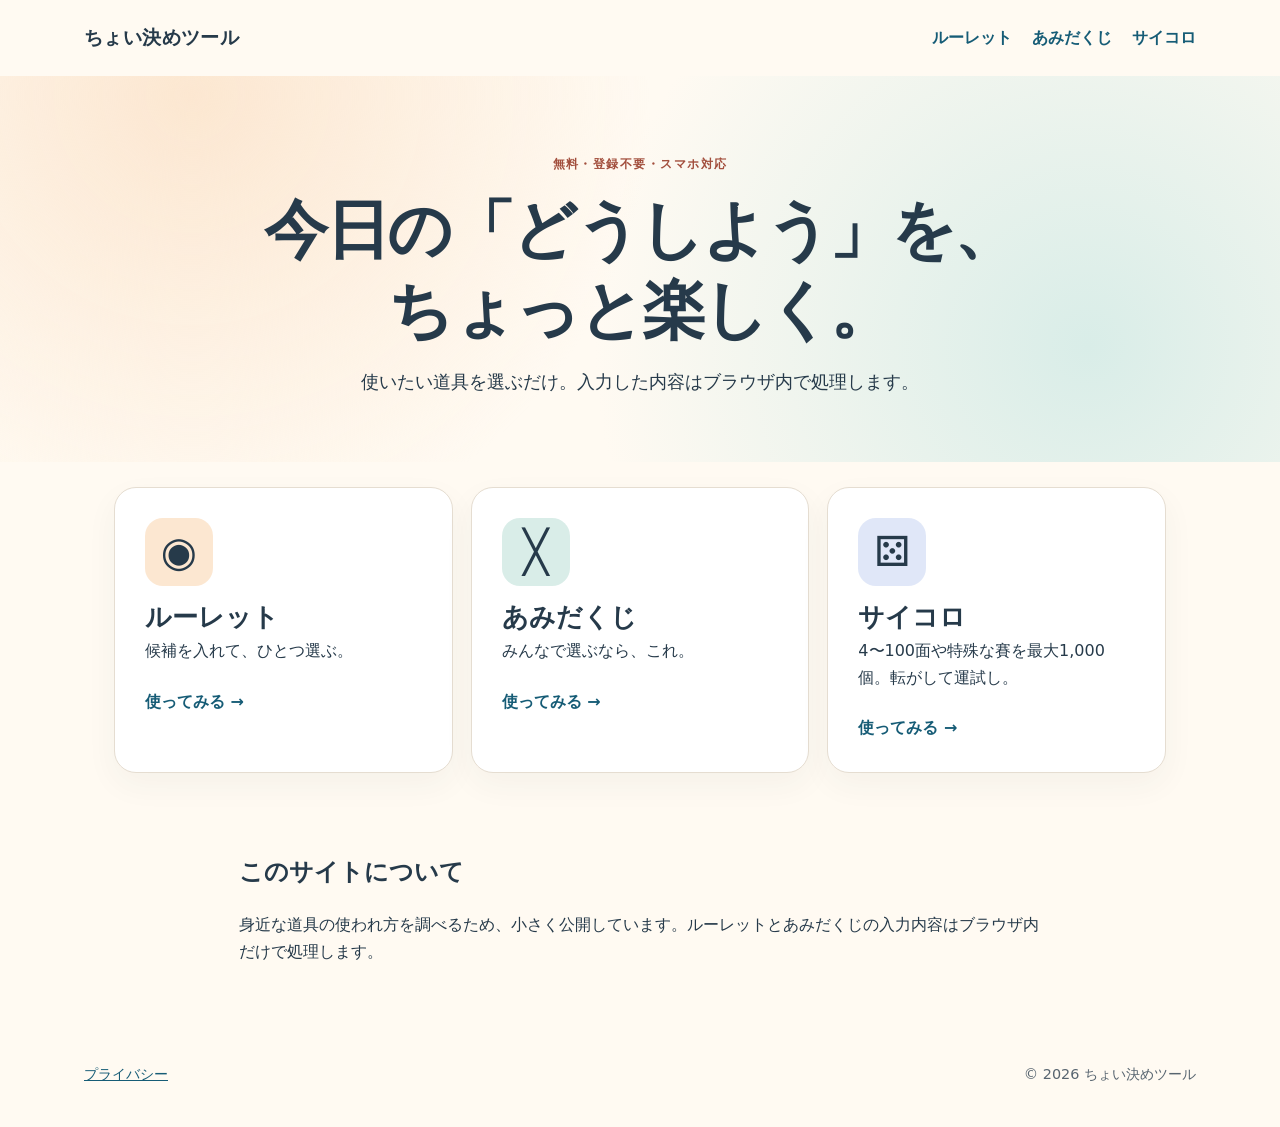
<file: index.html>
<!doctype html>
<html lang="ja">
<head>
  <meta charset="utf-8">
  <meta name="viewport" content="width=device-width, initial-scale=1">
  <meta name="description" content="無料・登録不要のルーレット、あみだくじ、サイコロ。迷ったことを楽しく決めよう。">
  <link rel="canonical" href="https://yuchans-yoisho.github.io/web_tool_lab/">
  <meta http-equiv="Content-Security-Policy" content="default-src 'none'; script-src 'self' https://www.googletagmanager.com; style-src 'self'; img-src 'self' data: https://www.googletagmanager.com https://*.google-analytics.com; connect-src https://www.googletagmanager.com https://*.google-analytics.com https://*.google.com; base-uri 'none'; form-action 'none'; object-src 'none'">
  <title>ちょい決めツール｜迷ったら、楽しく決めよう</title>
  <link rel="stylesheet" href="./assets/style.css">
  <script defer src="./assets/config.js"></script>
  <script defer src="./assets/analytics.js"></script>
</head>
<body>
  <header class="site-header"><a class="brand" href="./index.html">ちょい決めツール</a><nav aria-label="ツール"><a href="./roulette.html">ルーレット</a><a href="./amidaku.html">あみだくじ</a><a href="./dice.html">サイコロ</a></nav></header>
  <main>
    <section class="hero"><div class="eyebrow">無料・登録不要・スマホ対応</div><h1>今日の「どうしよう」を、<br>ちょっと楽しく。</h1><p>使いたい道具を選ぶだけ。入力した内容はブラウザ内で処理します。</p></section>
    <div class="tool-grid">
      <a class="tool-card" href="./roulette.html"><span class="tool-icon">◉</span><h2>ルーレット</h2><p>候補を入れて、ひとつ選ぶ。</p><strong>使ってみる →</strong></a>
      <a class="tool-card" href="./amidaku.html"><span class="tool-icon">╳</span><h2>あみだくじ</h2><p>みんなで選ぶなら、これ。</p><strong>使ってみる →</strong></a>
      <a class="tool-card" href="./dice.html"><span class="tool-icon">⚄</span><h2>サイコロ</h2><p>4〜100面や特殊な賽を最大1,000個。転がして運試し。</p><strong>使ってみる →</strong></a>
    </div>
    <section class="about"><h2>このサイトについて</h2><p>身近な道具の使われ方を調べるため、小さく公開しています。ルーレットとあみだくじの入力内容はブラウザ内だけで処理します。</p></section>
  </main>
  <footer><a href="./privacy.html">プライバシー</a><span>© 2026 ちょい決めツール</span></footer>
</body>
</html>
</file>
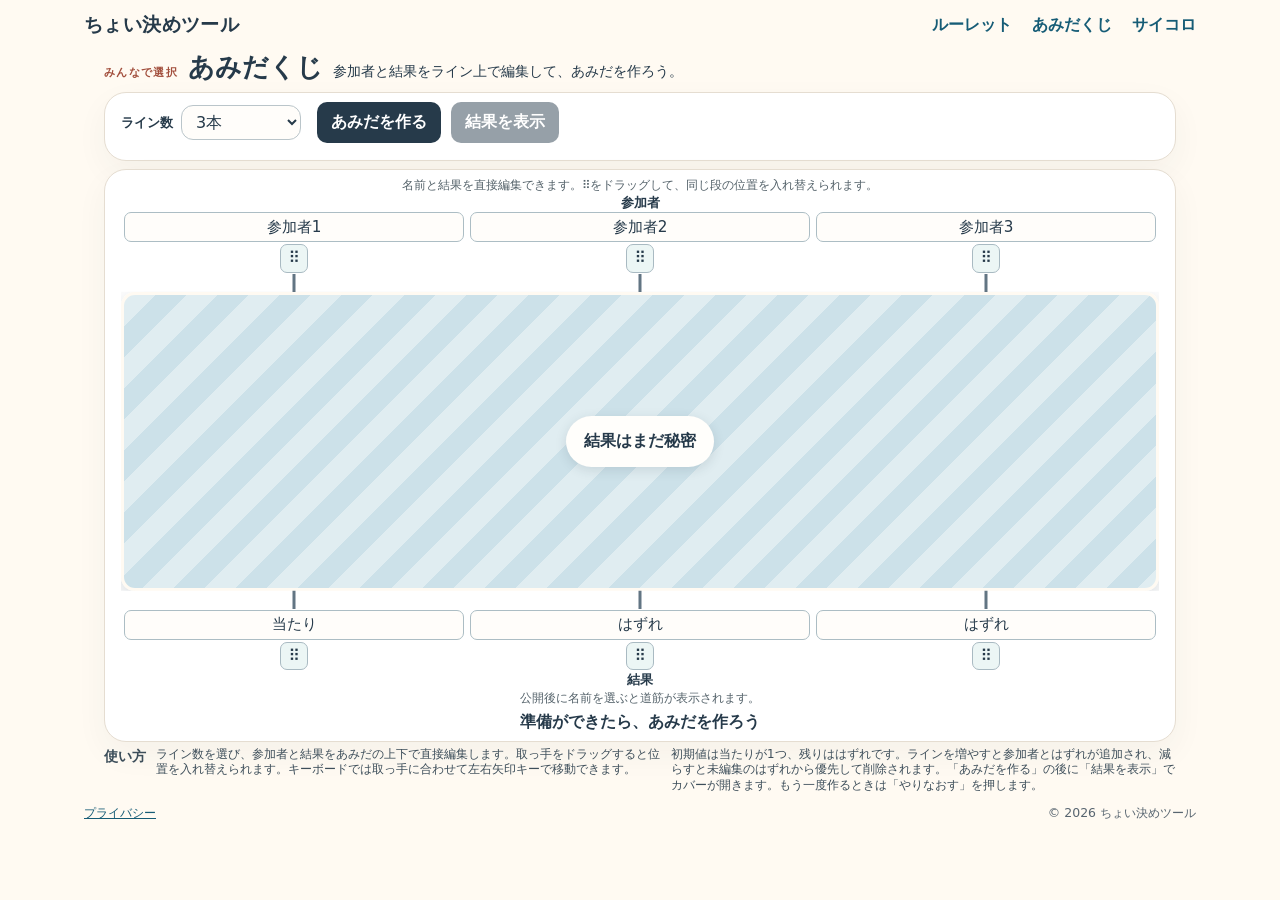
<file: amidaku.html>
<!doctype html>
<html lang="ja">
<head>
  <meta charset="utf-8">
  <meta name="viewport" content="width=device-width, initial-scale=1">
  <meta name="description" content="参加者と結果を入力して道筋をたどる無料あみだくじ。登録不要。">
  <link rel="canonical" href="https://yuchans-yoisho.github.io/web_tool_lab/amidaku.html">
  <meta http-equiv="Content-Security-Policy" content="default-src 'none'; script-src 'self' https://www.googletagmanager.com; style-src 'self'; img-src 'self' data: https://www.googletagmanager.com https://*.google-analytics.com; connect-src https://www.googletagmanager.com https://*.google-analytics.com https://*.google.com; base-uri 'none'; form-action 'none'; object-src 'none'">
  <title>あみだくじ｜ちょい決めツール</title>
  <link rel="stylesheet" href="./assets/style.css">
  <script defer src="./assets/config.js"></script>
  <script defer src="./assets/analytics.js"></script>
  <script defer src="./assets/app.js"></script>
</head>
<body class="tool-page">
  <header class="site-header"><a class="brand" href="./index.html">ちょい決めツール</a><nav aria-label="ツール"><a href="./roulette.html">ルーレット</a><a href="./amidaku.html">あみだくじ</a><a href="./dice.html">サイコロ</a></nav></header>
  <main class="single-tool">
    <section class="tool-section" id="amidaku" aria-labelledby="amidaku-title">
      <div class="section-heading"><span class="eyebrow">みんなで選択</span><h1 id="amidaku-title">あみだくじ</h1><p>参加者と結果をライン上で編集して、あみだを作ろう。</p></div>
      <div class="panel amidaku-controls">
        <div><label for="amidaku-count">ライン数</label><select id="amidaku-count"><option value="2">2本</option><option value="3" selected>3本</option><option value="4">4本</option><option value="5">5本</option><option value="6">6本</option><option value="7">7本</option><option value="8">8本</option></select></div>
        <div class="ladder-actions"><button id="amidaku-build" type="button">あみだを作る</button><button id="amidaku-reveal" type="button" disabled>結果を表示</button></div>
        <p class="error" id="amidaku-error" role="alert"></p>
      </div>
      <div class="panel amidaku-board" id="amidaku-board">
        <p class="hint">名前と結果を直接編集できます。⠿をドラッグして、同じ段の位置を入れ替えられます。</p>
        <p class="ladder-row-label">参加者</p>
        <div id="amidaku-name-slots" class="ladder-slots"></div>
        <div class="ladder-center"><svg id="ladder" viewBox="0 0 1000 420" preserveAspectRatio="none" role="img" aria-label="あみだくじ"></svg><div id="ladder-cover" class="ladder-cover" aria-hidden="true"><span>結果はまだ秘密</span></div></div>
        <div id="amidaku-prize-slots" class="ladder-slots"></div>
        <p class="ladder-row-label">結果</p>
        <div class="amidaku-summary"><p class="hint">公開後に名前を選ぶと道筋が表示されます。</p><div id="amidaku-buttons" class="choice-buttons"></div><output id="amidaku-result" class="result" aria-live="polite">準備ができたら、あみだを作ろう</output><button id="amidaku-retry" type="button" hidden>やりなおす</button></div>
      </div>
      <div class="guide"><h2>使い方</h2><p>ライン数を選び、参加者と結果をあみだの上下で直接編集します。取っ手をドラッグすると位置を入れ替えられます。キーボードでは取っ手に合わせて左右矢印キーで移動できます。</p><p>初期値は当たりが1つ、残りははずれです。ラインを増やすと参加者とはずれが追加され、減らすと未編集のはずれから優先して削除されます。「あみだを作る」の後に「結果を表示」でカバーが開きます。もう一度作るときは「やりなおす」を押します。</p></div>
    </section>
  </main>
  <footer><a href="./privacy.html">プライバシー</a><span>© 2026 ちょい決めツール</span></footer>
</body>
</html>
</file>
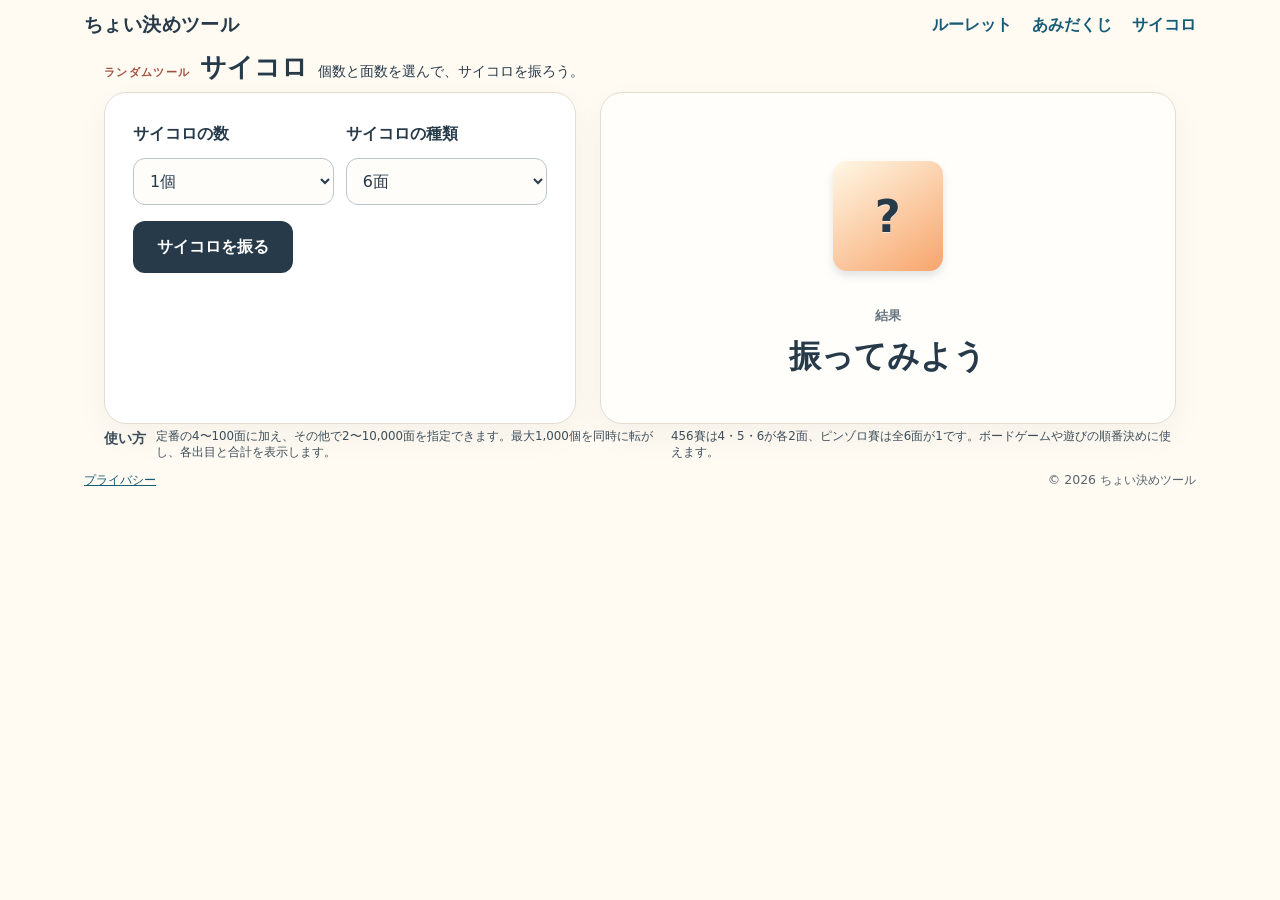
<file: dice.html>
<!doctype html>
<html lang="ja">
<head>
  <meta charset="utf-8">
  <meta name="viewport" content="width=device-width, initial-scale=1">
  <meta name="description" content="4〜100面・任意面数・特殊な6面賽を最大1,000個同時に振れる無料ツール。登録不要。">
  <link rel="canonical" href="https://yuchans-yoisho.github.io/web_tool_lab/dice.html">
  <meta http-equiv="Content-Security-Policy" content="default-src 'none'; script-src 'self' https://www.googletagmanager.com; style-src 'self'; img-src 'self' data: https://www.googletagmanager.com https://*.google-analytics.com; connect-src https://www.googletagmanager.com https://*.google-analytics.com https://*.google.com; base-uri 'none'; form-action 'none'; object-src 'none'">
  <title>サイコロ｜ちょい決めツール</title>
  <link rel="stylesheet" href="./assets/style.css">
  <script defer src="./assets/config.js"></script>
  <script defer src="./assets/analytics.js"></script>
  <script defer src="./assets/app.js"></script>
</head>
<body class="tool-page">
  <header class="site-header"><a class="brand" href="./index.html">ちょい決めツール</a><nav aria-label="ツール"><a href="./roulette.html">ルーレット</a><a href="./amidaku.html">あみだくじ</a><a href="./dice.html">サイコロ</a></nav></header>
  <main class="single-tool">
    <section class="tool-section" id="dice" aria-labelledby="dice-title">
      <div class="section-heading"><span class="eyebrow">ランダムツール</span><h1 id="dice-title">サイコロ</h1><p>個数と面数を選んで、サイコロを振ろう。</p></div>
      <div class="workspace">
        <div class="panel"><div class="dice-settings"><div><label for="dice-count">サイコロの数</label><select id="dice-count"><option value="1">1個</option><option value="2">2個</option><option value="3">3個</option><option value="4">4個</option><option value="5">5個</option><option value="6">6個</option><option value="7">7個</option><option value="8">8個</option><option value="9">9個</option><option value="10">10個</option><option value="20">20個</option><option value="50">50個</option><option value="100">100個</option><option value="200">200個</option><option value="500">500個</option><option value="1000">1,000個</option></select></div><div><label for="dice-sides">サイコロの種類</label><select id="dice-sides"><option value="4">4面</option><option value="6" selected>6面</option><option value="8">8面</option><option value="10">10面</option><option value="12">12面</option><option value="20">20面</option><option value="30">30面</option><option value="60">60面</option><option value="100">100面</option><option value="shigoro">456賽（4・5・6が各2面）</option><option value="pinzoro">ピンゾロ賽（全て1）</option><option value="custom">その他（任意の面数）</option></select></div></div><div id="dice-custom-wrap" class="dice-custom-wrap" hidden><label for="dice-custom-sides">面数を入力（2〜10,000）</label><input id="dice-custom-sides" type="text" inputmode="numeric" maxlength="5" placeholder="例: 37" autocomplete="off"></div><button id="dice-roll" type="button">サイコロを振る</button><p class="error" id="dice-error" role="alert"></p></div>
        <div class="panel result-panel"><div id="dice-faces" class="dice-faces single" aria-hidden="true"><span class="die die-d6"><span class="die-value">?</span></span></div><p class="result-label">結果</p><output id="dice-result" class="result" aria-live="polite">振ってみよう</output><details id="dice-roll-details" hidden><summary>出目の一覧を見る</summary><p id="dice-roll-list"></p></details></div>
      </div>
      <div class="guide"><h2>使い方</h2><p>定番の4〜100面に加え、その他で2〜10,000面を指定できます。最大1,000個を同時に転がし、各出目と合計を表示します。</p><p>456賽は4・5・6が各2面、ピンゾロ賽は全6面が1です。ボードゲームや遊びの順番決めに使えます。</p></div>
    </section>
  </main>
  <footer><a href="./privacy.html">プライバシー</a><span>© 2026 ちょい決めツール</span></footer>
</body>
</html>
</file>
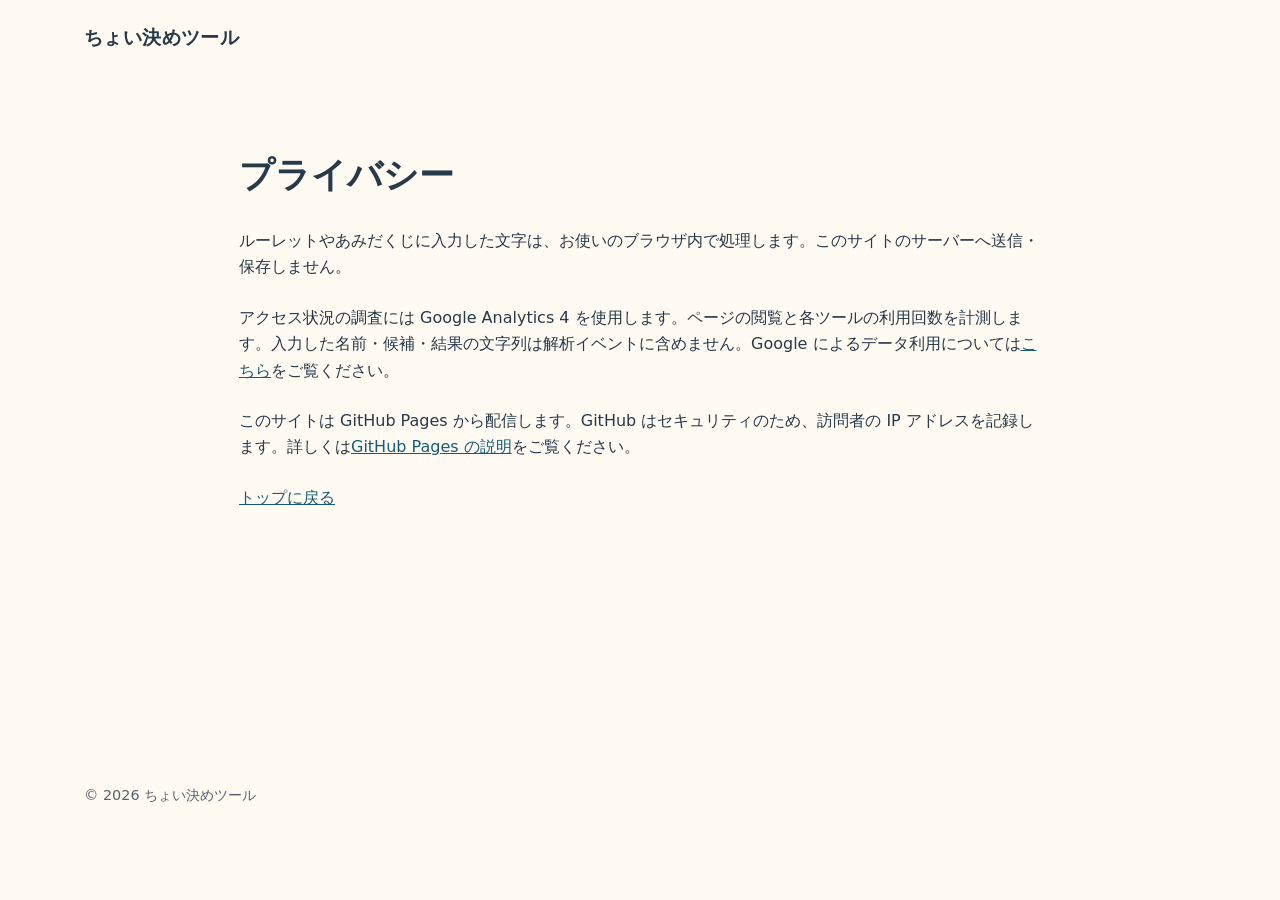
<file: privacy.html>
<!doctype html>
<html lang="ja">
<head><meta charset="utf-8"><meta name="viewport" content="width=device-width, initial-scale=1"><meta name="robots" content="noindex"><meta http-equiv="Content-Security-Policy" content="default-src 'none'; script-src 'self' https://www.googletagmanager.com; style-src 'self'; img-src 'self' data: https://www.googletagmanager.com https://*.google-analytics.com; connect-src https://www.googletagmanager.com https://*.google-analytics.com https://*.google.com; base-uri 'none'; form-action 'none'; object-src 'none'"><title>プライバシー｜ちょい決めツール</title><link rel="stylesheet" href="./assets/style.css"><script defer src="./assets/config.js"></script><script defer src="./assets/analytics.js"></script></head>
<body><header class="site-header"><a class="brand" href="./index.html">ちょい決めツール</a></header><main class="privacy"><h1>プライバシー</h1><p>ルーレットやあみだくじに入力した文字は、お使いのブラウザ内で処理します。このサイトのサーバーへ送信・保存しません。</p><p>アクセス状況の調査には Google Analytics 4 を使用します。ページの閲覧と各ツールの利用回数を計測します。入力した名前・候補・結果の文字列は解析イベントに含めません。Google によるデータ利用については<a href="https://policies.google.com/technologies/partner-sites">こちら</a>をご覧ください。</p><p>このサイトは GitHub Pages から配信します。GitHub はセキュリティのため、訪問者の IP アドレスを記録します。詳しくは<a href="https://docs.github.com/en/pages/getting-started-with-github-pages/what-is-github-pages#data-collection">GitHub Pages の説明</a>をご覧ください。</p><p><a href="./index.html">トップに戻る</a></p></main><footer><span>© 2026 ちょい決めツール</span></footer></body>
</html>
</file>
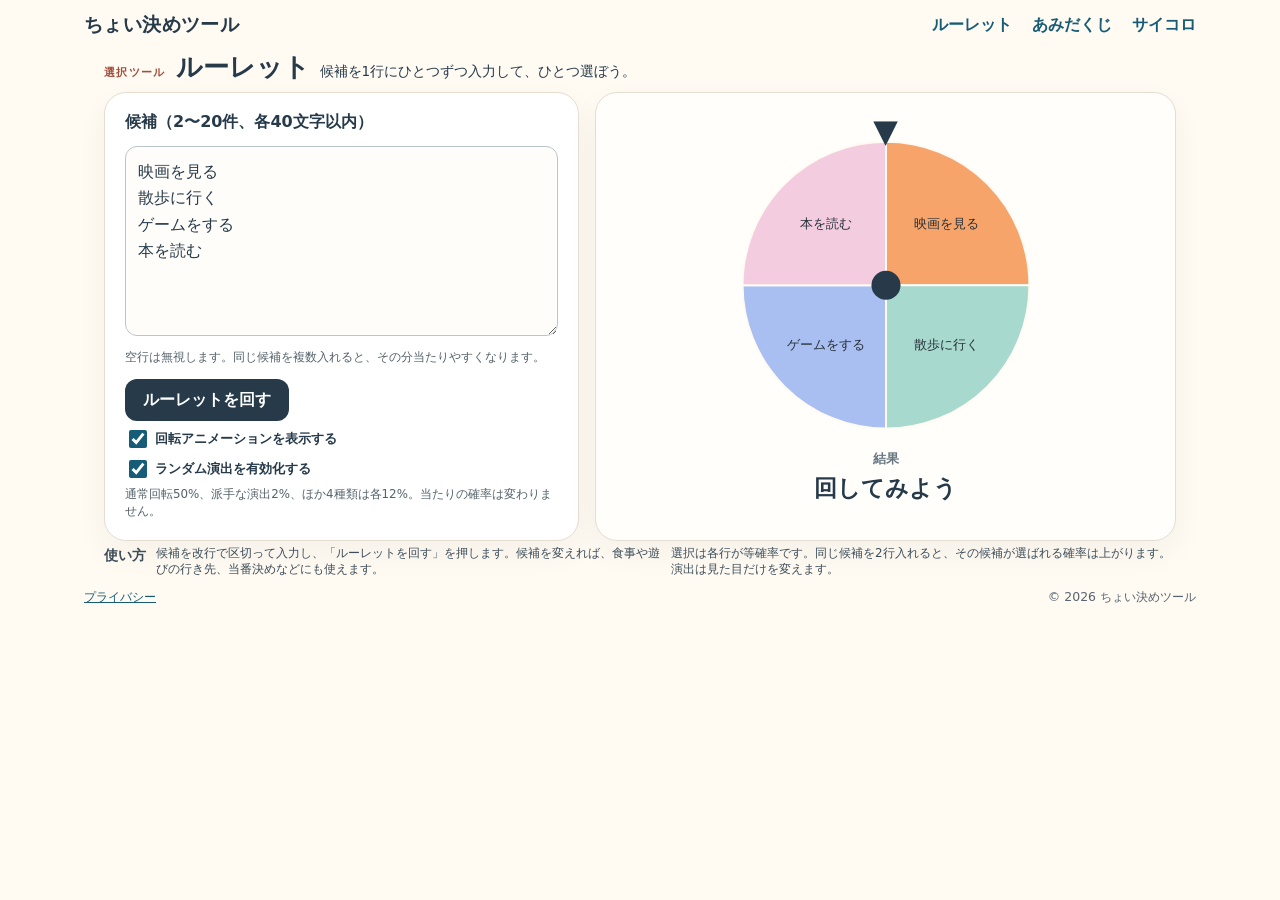
<file: roulette.html>
<!doctype html>
<html lang="ja">
<head>
  <meta charset="utf-8">
  <meta name="viewport" content="width=device-width, initial-scale=1">
  <meta name="description" content="候補を入力してランダムにひとつ選ぶ無料ルーレット。登録不要。">
  <link rel="canonical" href="https://yuchans-yoisho.github.io/web_tool_lab/roulette.html">
  <meta http-equiv="Content-Security-Policy" content="default-src 'none'; script-src 'self' https://www.googletagmanager.com; style-src 'self'; img-src 'self' data: https://www.googletagmanager.com https://*.google-analytics.com; connect-src https://www.googletagmanager.com https://*.google-analytics.com https://*.google.com; base-uri 'none'; form-action 'none'; object-src 'none'">
  <title>ルーレット｜ちょい決めツール</title>
  <link rel="stylesheet" href="./assets/style.css">
  <script defer src="./assets/config.js"></script>
  <script defer src="./assets/analytics.js"></script>
  <script defer src="./assets/app.js"></script>
</head>
<body class="tool-page">
  <header class="site-header"><a class="brand" href="./index.html">ちょい決めツール</a><nav aria-label="ツール"><a href="./roulette.html">ルーレット</a><a href="./amidaku.html">あみだくじ</a><a href="./dice.html">サイコロ</a></nav></header>
  <main class="single-tool">
    <section class="tool-section" id="roulette" aria-labelledby="roulette-title"><div class="section-heading"><span class="eyebrow">選択ツール</span><h1 id="roulette-title">ルーレット</h1><p>候補を1行にひとつずつ入力して、ひとつ選ぼう。</p></div><div class="workspace"><div class="panel"><label for="roulette-items">候補（2〜20件、各40文字以内）</label><textarea id="roulette-items" rows="7" maxlength="820" spellcheck="false">映画を見る
散歩に行く
ゲームをする
本を読む</textarea><p class="hint">空行は無視します。同じ候補を複数入れると、その分当たりやすくなります。</p><button id="roulette-run" type="button">ルーレットを回す</button><label class="motion-control" for="roulette-motion"><input id="roulette-motion" type="checkbox" checked> 回転アニメーションを表示する</label><label class="motion-control" for="roulette-effects"><input id="roulette-effects" type="checkbox" checked> ランダム演出を有効化する</label><p class="hint">通常回転50%、派手な演出2%、ほか4種類は各12%。当たりの確率は変わりません。</p><p class="error" id="roulette-error" role="alert"></p></div><div class="panel result-panel"><div class="wheel-wrap" id="wheel-wrap"><span class="pointer" aria-hidden="true">▼</span><svg id="wheel" viewBox="0 0 320 320" role="img" aria-label="ルーレット"></svg><div id="roulette-burst" class="burst-layer" hidden aria-hidden="true"><div class="burst-half burst-left" id="burst-left"></div><div class="burst-half burst-right" id="burst-right"></div><div class="burst-flash"></div><div class="burst-reveal" id="burst-result"></div></div></div><p class="result-label">結果</p><output class="result" id="roulette-result" aria-live="polite">回してみよう</output><button id="roulette-run-mobile" class="roulette-mobile-run" type="button">ルーレットを回す</button></div></div><div class="guide"><h2>使い方</h2><p>候補を改行で区切って入力し、「ルーレットを回す」を押します。候補を変えれば、食事や遊びの行き先、当番決めなどにも使えます。</p><p>選択は各行が等確率です。同じ候補を2行入れると、その候補が選ばれる確率は上がります。演出は見た目だけを変えます。</p></div></section>
  </main>
  <footer><a href="./privacy.html">プライバシー</a><span>© 2026 ちょい決めツール</span></footer>
</body>
</html>
</file>
<file: assets/style.css>
:root{font-family:system-ui,-apple-system,"Hiragino Kaku Gothic ProN","Yu Gothic",sans-serif;color:#263a4a;background:#fffaf2;line-height:1.65}
*{box-sizing:border-box}html{scroll-behavior:smooth}body{margin:0}a{color:#165c76}a:focus-visible,button:focus-visible,textarea:focus-visible,select:focus-visible{outline:3px solid #195e82;outline-offset:3px}.site-header{max-width:1160px;margin:auto;min-height:76px;padding:18px 24px;display:flex;align-items:center;justify-content:space-between;gap:20px}.brand{font-size:1.2rem;font-weight:850;letter-spacing:.02em;text-decoration:none;color:#263a4a}.site-header nav{display:flex;gap:20px;flex-wrap:wrap}.site-header nav a{text-decoration:none;font-weight:700}.site-header nav a:hover{text-decoration:underline}.hero{padding:78px 24px 48px;text-align:center;background:radial-gradient(circle at 15% 5%,#fce7d1,transparent 40%),radial-gradient(circle at 85% 70%,#d9ede8,transparent 44%)}.eyebrow{font-size:.76rem;letter-spacing:.12em;font-weight:800;color:#a24e3c}.hero h1{font-size:clamp(2.1rem,5.5vw,4rem);line-height:1.25;letter-spacing:-.04em;margin:16px 0}.hero p{font-size:1.1rem}.tool-nav{max-width:1000px;margin:-24px auto 24px;display:grid;grid-template-columns:repeat(3,1fr);gap:12px;padding:0 24px;position:relative}.tool-nav a{background:#fff;border:1px solid #eedfcf;border-radius:18px;padding:22px;text-align:center;font-weight:800;text-decoration:none;box-shadow:0 8px 30px #263a4a12;transition:transform .2s}.tool-nav a:hover{transform:translateY(-3px)}.tool-section{max-width:1120px;margin:0 auto;padding:60px 24px 90px;scroll-margin-top:10px;border-bottom:1px solid #e8e0d4}.section-heading{text-align:center;margin-bottom:28px}.section-heading h2{font-size:clamp(2rem,4vw,2.8rem);margin:5px 0}.section-heading p{margin:0}.workspace{display:grid;grid-template-columns:minmax(0,.9fr) minmax(0,1.1fr);gap:24px;align-items:stretch}.panel{background:white;border:1px solid #e5ddd1;border-radius:22px;padding:28px;box-shadow:0 12px 32px #263a4a0c;min-width:0}.panel label{display:block;font-weight:800;margin-bottom:10px}.panel textarea,.panel select{width:100%;border:1.5px solid #bac5ca;border-radius:12px;background:#fffdfa;color:#263a4a;font:inherit;padding:12px;resize:vertical}.panel select{max-width:220px;display:block}.panel button{font:inherit;cursor:pointer}.panel>button{margin-top:16px;border:0;border-radius:12px;background:#263a4a;color:white;padding:13px 24px;font-weight:800;min-height:50px}.panel>button:hover{background:#165c76}.hint{font-size:.84rem;color:#54626a;margin:10px 0}.error{color:#a42b29;font-weight:700;min-height:1.5em}.result-panel{text-align:center;display:flex;flex-direction:column;align-items:center;justify-content:center;background:#fffefb}.result-label{margin:12px 0 0;font-size:.8rem;font-weight:800;color:#667681}.result{display:block;font-size:clamp(1.25rem,3vw,2rem);font-weight:850;overflow-wrap:anywhere;margin:4px 0 12px}.wheel-wrap{position:relative;width:min(100%,310px);aspect-ratio:1}.wheel-wrap svg{width:100%;height:100%;transition:transform 2.8s cubic-bezier(.15,.78,.12,1)}.wheel-wrap .pointer{position:absolute;z-index:1;top:-11px;left:50%;transform:translateX(-50%);color:#263a4a;font-size:32px;line-height:1}.ladder-line{stroke:#627583;stroke-width:3;stroke-linecap:round}.ladder-highlight{fill:none;stroke:#e86748;stroke-width:7;stroke-linejoin:round;stroke-linecap:round}.choice-buttons{display:flex;gap:8px;flex-wrap:wrap;justify-content:center;margin:12px 0}.choice-button{border:1px solid #a9bac2;background:#ecf6f5;border-radius:999px;padding:7px 13px;font-weight:700;max-width:100%;overflow-wrap:anywhere}.choice-button:hover{background:#d8edeb}.dice-faces{min-height:160px;display:flex;align-items:center;justify-content:center;gap:8px;flex-wrap:wrap;font-size:clamp(4rem,10vw,7rem);line-height:1;color:#d8735a}.dice-faces span{display:inline-block}.about,.privacy{max-width:850px;margin:70px auto;padding:0 24px}.privacy{min-height:60vh}.privacy h1{font-size:2.2rem}.privacy p{margin:24px 0}footer{max-width:1160px;margin:0 auto;padding:28px 24px 40px;display:flex;justify-content:space-between;gap:20px;color:#586570;font-size:.9rem}@media(max-width:760px){.site-header{align-items:flex-start;flex-direction:column}.site-header nav{gap:10px;font-size:.88rem}.hero{padding-top:48px}.tool-nav{grid-template-columns:1fr}.tool-nav a{padding:14px}.workspace{grid-template-columns:1fr}.panel{padding:20px}.tool-section{padding-top:45px;padding-bottom:60px}}
@media(prefers-reduced-motion:reduce){html{scroll-behavior:auto}.tool-nav a{transition:none}}
.tool-grid{max-width:1100px;margin:25px auto 80px;padding:0 24px;display:grid;grid-template-columns:repeat(3,minmax(0,1fr));gap:18px}.tool-card{display:block;background:white;color:#263a4a;border:1px solid #e5ddd1;border-radius:22px;padding:30px;text-decoration:none;box-shadow:0 12px 32px #263a4a0c;transition:transform .2s}.tool-card:hover{transform:translateY(-4px)}.tool-card h2{font-size:1.6rem;margin:10px 0 0}.tool-card p{margin:0 0 24px}.tool-card strong{color:#165c76}.tool-icon{display:inline-grid;place-items:center;width:68px;height:68px;border-radius:18px;background:#fce7d1;font-size:2.6rem}.tool-card:nth-child(2) .tool-icon{background:#d9ede8}.tool-card:nth-child(3) .tool-icon{background:#e0e7f8}.single-tool{max-width:1120px;margin:auto}.single-tool .tool-section{border:0;padding-top:16px}@media(max-width:760px){.tool-grid{grid-template-columns:1fr;margin-bottom:50px}.tool-card{padding:22px}}
.section-heading h1{font-size:clamp(2rem,4vw,2.8rem);margin:5px 0}.guide{max-width:760px;margin:44px auto 0;color:#3d4e5a}.guide h2{font-size:1.3rem;margin-bottom:10px}.guide p{margin:10px 0}.wheel-wrap svg{transform-origin:50% 50%;transform-box:fill-box}.panel>button:disabled{opacity:.65;cursor:wait}

.motion-control{margin-top:14px;font-size:.9rem;cursor:pointer}.motion-control input{width:18px;height:18px;vertical-align:middle;accent-color:#165c76}
.wheel-sector{transition:opacity .6s ease,filter .6s ease}
.result-panel{overflow:hidden}
.burst-layer[hidden]{display:none}
.burst-layer{position:absolute;inset:0;z-index:4;pointer-events:none}
.burst-half{position:absolute;inset:0}
.burst-half svg{display:block;width:100%;height:100%;transition:none}
.burst-left{clip-path:inset(0 50% 0 0)}
.burst-right{clip-path:inset(0 0 0 50%)}
.burst-layer.active .burst-left{animation:burst-left 1.1s cubic-bezier(.2,.75,.25,1) forwards}
.burst-layer.active .burst-right{animation:burst-right 1.1s cubic-bezier(.2,.75,.25,1) forwards}
.burst-flash{position:absolute;inset:-18%;border-radius:50%;background:repeating-conic-gradient(from 0deg,transparent 0deg 12deg,#ffe981 12deg 15deg,transparent 15deg 30deg);opacity:0}
.burst-layer.active .burst-flash{animation:burst-rays 1.8s ease-out forwards}
.burst-reveal{position:absolute;inset:0;z-index:2;display:grid;place-items:center;padding:24px;border-radius:50%;background:radial-gradient(circle,#fff9d2 0%,#ffc36f 38%,#f1745c 68%,transparent 74%);font-size:clamp(1.5rem,5vw,2.8rem);font-weight:900;color:#6e2219;line-height:1.15;text-align:center;overflow-wrap:anywhere;text-shadow:0 2px 0 #fff3c9,0 5px 18px #6e221966}
.burst-layer.active .burst-reveal{animation:burst-pop .8s cubic-bezier(.16,1.4,.3,1) both}
.roulette-mobile-run{display:none}
@keyframes burst-left{to{transform:translateX(-70%) rotate(-15deg);opacity:.1}}
@keyframes burst-right{to{transform:translateX(70%) rotate(15deg);opacity:.1}}
@keyframes burst-rays{0%{opacity:0;transform:scale(.3) rotate(0)}35%{opacity:1}100%{opacity:.28;transform:scale(1.5) rotate(35deg)}}
@keyframes burst-pop{0%{opacity:0;transform:scale(.2)}60%{opacity:1;transform:scale(1.14)}100%{opacity:1;transform:scale(1)}}

.amidaku-controls{display:flex;align-items:center;gap:16px 24px;flex-wrap:wrap}
.amidaku-controls label{margin:0 0 5px}
.amidaku-controls select{min-width:120px}
.amidaku-controls .error{flex-basis:100%;margin:0;min-height:0}
.ladder-actions{display:flex;align-items:center;gap:10px;flex-wrap:wrap}
.ladder-actions button{border:0;border-radius:10px;background:#263a4a;color:white;padding:10px 18px;font-weight:800;min-height:44px}
.ladder-actions button:hover{background:#165c76}
.ladder-actions button:disabled{opacity:.48;cursor:not-allowed}
.amidaku-board{margin-top:18px;text-align:center;overflow:hidden}
.amidaku-board>.hint:first-child{margin:0 0 10px}
.amidaku-summary>.hint{margin:4px 0}
.amidaku-summary>button{border:0;border-radius:10px;background:#263a4a;color:white;padding:8px 16px;font-weight:800;min-height:38px;margin-top:6px}
.amidaku-summary>button:hover{background:#165c76}
.ladder-row-label{font-size:.88rem;font-weight:850;margin:12px 0 4px}
.ladder-slots{display:grid;width:100%;min-width:0}
.ladder-slot{min-width:0;padding:0 3px;display:flex;flex-direction:column;align-items:center;gap:4px;border-radius:8px}
.ladder-slot input{width:100%;min-width:0;max-width:100%;height:36px;border:1px solid #acbdc4;border-radius:7px;background:#fffdfa;color:#263a4a;text-align:center;font:inherit;font-size:clamp(.7rem,1.4vw,.95rem);padding:4px;overflow:hidden;text-overflow:ellipsis}
.ladder-slot input:focus-visible,.ladder-drag:focus-visible{outline:3px solid #195e82;outline-offset:2px}
.ladder-drag{border:1px solid #a9bac2;border-radius:7px;background:#ecf6f5;color:#263a4a;min-width:28px;min-height:28px;padding:0 4px;line-height:1;cursor:grab;touch-action:none}
.ladder-slot.dragging{opacity:.6}
.ladder-slot.drop-target{outline:3px solid #e86748;outline-offset:-2px}
.ladder-center{position:relative;width:100%;height:clamp(320px,46vw,500px);margin:3px 0}
.ladder-center svg{display:block;width:100%;height:100%}
.ladder-center .ladder-line,.ladder-center .ladder-highlight{vector-effect:non-scaling-stroke}
.ladder-cover[hidden]{display:none}
.ladder-cover{position:absolute;z-index:2;left:0;right:0;top:24px;bottom:24px;display:grid;place-items:center;border:3px solid #fffaf2;border-radius:14px;background:repeating-linear-gradient(135deg,#e0edf1 0 22px,#cce1e9 22px 44px);box-shadow:0 8px 24px #263a4a33;transition:clip-path 1.8s ease,opacity 1.8s ease;clip-path:inset(0 0 0 0)}
.ladder-cover span{padding:12px 18px;border-radius:999px;background:#fffefb;color:#263a4a;font-weight:850;box-shadow:0 3px 12px #263a4a22}
.ladder-cover.opening{clip-path:inset(100% 0 0 0);opacity:0}
@media(max-width:760px){.workspace{grid-template-columns:minmax(0,1fr)}.amidaku-board{padding:14px}.ladder-slot{padding:0 1px}.ladder-slot input{padding:2px;font-size:.7rem}.ladder-cover span{font-size:.85rem;padding:8px 10px}}

.dice-settings{display:grid;grid-template-columns:repeat(2,minmax(0,1fr));gap:12px}
.dice-settings>div{min-width:0}
.dice-custom-wrap[hidden]{display:none}
.dice-custom-wrap{margin-top:12px}
.dice-custom-wrap input{width:min(100%,220px);border:1.5px solid #bac5ca;border-radius:12px;background:#fffdfa;color:#263a4a;font:inherit;padding:10px 12px}
#dice .error:empty{display:none}
.dice-faces{min-height:170px;gap:10px;padding:40px 0 22px;font-size:inherit;line-height:normal;color:inherit}
.dice-faces .die{--die-color:#f7a46b;display:grid;place-items:center;width:74px;height:74px;flex:none;border-radius:14px;background:linear-gradient(145deg,#fff8e6,var(--die-color));color:#263a4a;font-size:2rem;font-weight:900;text-shadow:0 1px #ffffffaa;filter:drop-shadow(0 5px 4px #263a4a22);transform-origin:50% 50%}
.dice-faces .die-value{display:block}
.dice-faces.single .die{width:110px;height:110px;font-size:2.8rem}
.die-d4{clip-path:polygon(50% 2%,98% 94%,2% 94%)}
.dice-faces .die-d6{--die-color:#f7a46b}
.dice-faces .die-d8{--die-color:#a8d9ce;clip-path:polygon(50% 0,100% 50%,50% 100%,0 50%)}
.dice-faces .die-d10{--die-color:#a9bff1;clip-path:polygon(50% 0,95% 28%,80% 85%,50% 100%,20% 85%,5% 28%)}
.dice-faces .die-d12{--die-color:#f3cce0;clip-path:polygon(25% 5%,75% 5%,98% 50%,75% 95%,25% 95%,2% 50%)}
.dice-faces .die-d20{--die-color:#ead28a;clip-path:polygon(50% 0,78% 9%,97% 35%,97% 65%,78% 91%,50% 100%,22% 91%,3% 65%,3% 35%,22% 9%)}
.dice-faces .die-d30{--die-color:#c6dabb;clip-path:polygon(50% 0,78% 9%,97% 35%,97% 65%,78% 91%,50% 100%,22% 91%,3% 65%,3% 35%,22% 9%)}
.dice-faces .die-d60{--die-color:#cbbce8;border-radius:50%}
.dice-faces .die-d100{--die-color:#a8d9ce;border-radius:50%}
.dice-faces .die-shigoro{--die-color:#f5ba82}
.dice-faces .die-pinzoro{--die-color:#f0b3bb}
.dice-faces .die-custom{--die-color:#becedb;border-radius:50%;font-size:1.15rem}
.dice-faces.single .die-custom{font-size:1.65rem}
#dice.many-dice .workspace{grid-template-columns:minmax(0,1fr)}
#dice.many-dice .dice-faces{min-height:0;gap:5px;padding:14px 0 5px}
#dice.many-dice .dice-faces .die{width:42px;height:42px;border-radius:9px;font-size:1.05rem}
#dice.many-dice .dice-faces .die-custom{font-size:.82rem}
#dice.many-dice .result-panel{padding:12px 20px}
#dice.many-dice .result-label{margin-top:3px}
#dice.many-dice .result{font-size:1.3rem;margin:2px 0}
#dice.crowd-dice .dice-faces{gap:2px}
#dice.crowd-dice .dice-faces .die{width:28px;height:28px;border-radius:5px;font-size:.78rem;filter:none}
#dice.crowd-dice .dice-faces .die-custom{font-size:.56rem}
#dice.wall-dice .dice-faces .die{width:18px;height:18px;border-radius:3px;font-size:.64rem}
#dice.wall-dice .dice-faces .die-custom{font-size:.4rem}
#dice.wall-dice .dice-faces{max-height:36dvh;overflow:auto;align-content:flex-start}
#dice.crowd-dice .dice-faces .die.rolling{animation:none}
#dice.crowd-dice .dice-faces.rolling{animation:crowd-shake 1.3s ease-out both}
@keyframes crowd-shake{0%,30%,60%{transform:translate(-3px,-5px)}15%,45%,75%{transform:translate(3px,3px)}100%{transform:none}}
#dice-roll-details{font-size:.84rem;max-width:100%;text-align:left}
#dice-roll-details summary{cursor:pointer;font-weight:700;color:#165c76}
#dice-roll-list{overflow-wrap:anywhere;margin:4px 0;line-height:1.5}
.die.rolling{animation:die-tumble 950ms cubic-bezier(.22,.72,.24,1) both}
@keyframes die-tumble{0%{transform:translateY(-45px) rotate(-65deg) scale(.78)}24%{transform:translateY(18px) rotate(72deg) scale(1.08)}48%{transform:translateY(-24px) rotate(175deg) scale(.9)}75%{transform:translateY(11px) rotate(315deg) scale(1.05)}100%{transform:translateY(0) rotate(360deg) scale(1)}}

@media(max-width:760px){
  #roulette .workspace{display:flex;flex-direction:column;gap:12px}
  #roulette .result-panel{order:-1;padding:18px}
  #roulette .wheel-wrap{width:min(70vw,280px,36dvh)}
  #roulette .result-label{margin-top:3px}
  #roulette .result{margin:2px 0;font-size:1.35rem}
  #roulette #roulette-run{display:none}
  #roulette .roulette-mobile-run{display:block;align-self:stretch;margin-top:8px}
  #amidaku{display:flex;flex-direction:column}
  #amidaku .amidaku-board{order:1;margin-top:0;margin-bottom:12px}
  #amidaku .amidaku-controls{order:2}
  #amidaku .guide{order:3}
  #dice .workspace{display:flex;flex-direction:column;gap:12px}
  #dice .workspace>.result-panel{order:-1}
}

@media(min-width:900px){
  .tool-page .site-header{min-height:50px;padding:6px 24px}
  .tool-page .single-tool .tool-section{padding:0 24px 6px}
  .tool-page .section-heading{display:flex;align-items:baseline;gap:10px;text-align:left;margin:0 0 8px}
  .tool-page .section-heading .eyebrow{font-size:.68rem}
  .tool-page .section-heading h1{font-size:1.65rem;line-height:1.3;margin:0;white-space:nowrap}
  .tool-page .section-heading p{font-size:.85rem}
  .tool-page .guide{max-width:none;margin:5px 0 0;display:grid;grid-template-columns:auto 1fr 1fr;align-items:start;gap:10px;font-size:.74rem;line-height:1.3}
  .tool-page .guide h2{font-size:.9rem;margin:0;white-space:nowrap}
  .tool-page .guide p{margin:0}
  .tool-page footer{padding:4px 24px 6px;font-size:.78rem}
  #roulette .workspace{gap:16px}
  #roulette .panel{padding:16px 20px}
  #roulette .panel textarea{height:clamp(145px,22dvh,190px)}
  #roulette .panel>button{min-height:42px;margin-top:8px;padding:8px 18px}
  #roulette .hint{font-size:.74rem;line-height:1.4;margin:5px 0}
  #roulette .motion-control{margin-top:6px;margin-bottom:0;line-height:1.3;font-size:.82rem}
  #roulette .error{min-height:0;margin:0}
  #roulette .wheel-wrap{width:min(100%,310px,40dvh)}
  #roulette .result-label{margin-top:4px}
  #roulette .result{margin:0;font-size:1.45rem}
  #amidaku .amidaku-controls{padding:9px 16px;gap:8px 16px}
  #amidaku .amidaku-controls>div:first-child{display:flex;align-items:center;gap:8px}
  #amidaku .amidaku-controls label{font-size:.8rem;margin:0;white-space:nowrap;flex:none}
  #amidaku .amidaku-controls select{padding:6px 10px;line-height:1.2}
  #amidaku .ladder-actions button{min-height:38px;padding:7px 14px}
  #amidaku .amidaku-board{margin-top:8px;padding:8px 16px 6px}
  #amidaku .amidaku-board>.hint:first-child{margin:0;font-size:.74rem;line-height:1.3}
  #amidaku .ladder-row-label{margin:2px 0;font-size:.8rem;line-height:1.2}
  #amidaku .ladder-slot{gap:2px}
  #amidaku .ladder-slot input{height:30px}
  #amidaku .ladder-drag{min-height:22px}
  #amidaku .ladder-center{height:clamp(160px,calc(100vh - 565px),340px);height:clamp(160px,calc(100dvh - 565px),340px);margin:1px 0}
  #amidaku .ladder-cover{top:18px;bottom:18px}
  #amidaku .choice-buttons{margin:3px 0;gap:4px}
  #amidaku .choice-button{padding:3px 9px;font-size:.8rem}
  #amidaku .result{font-size:1rem;line-height:1.3;margin:2px 0}
  #amidaku .amidaku-summary>.hint{font-size:.74rem;line-height:1.3;margin:3px 0}
  #amidaku .amidaku-summary>button{min-height:32px;margin-top:4px;padding:5px 14px;font-size:.8rem}
  #amidaku .amidaku-board.has-results .amidaku-summary{display:flex;flex-wrap:wrap;align-items:center;justify-content:center;gap:8px;min-height:32px}
  #amidaku .amidaku-board.has-results .amidaku-summary>.hint{display:none}
  #amidaku .amidaku-board.has-results .choice-buttons,#amidaku .amidaku-board.has-results .result,#amidaku .amidaku-board.has-results .amidaku-summary>button{margin:0}
}
</file>
